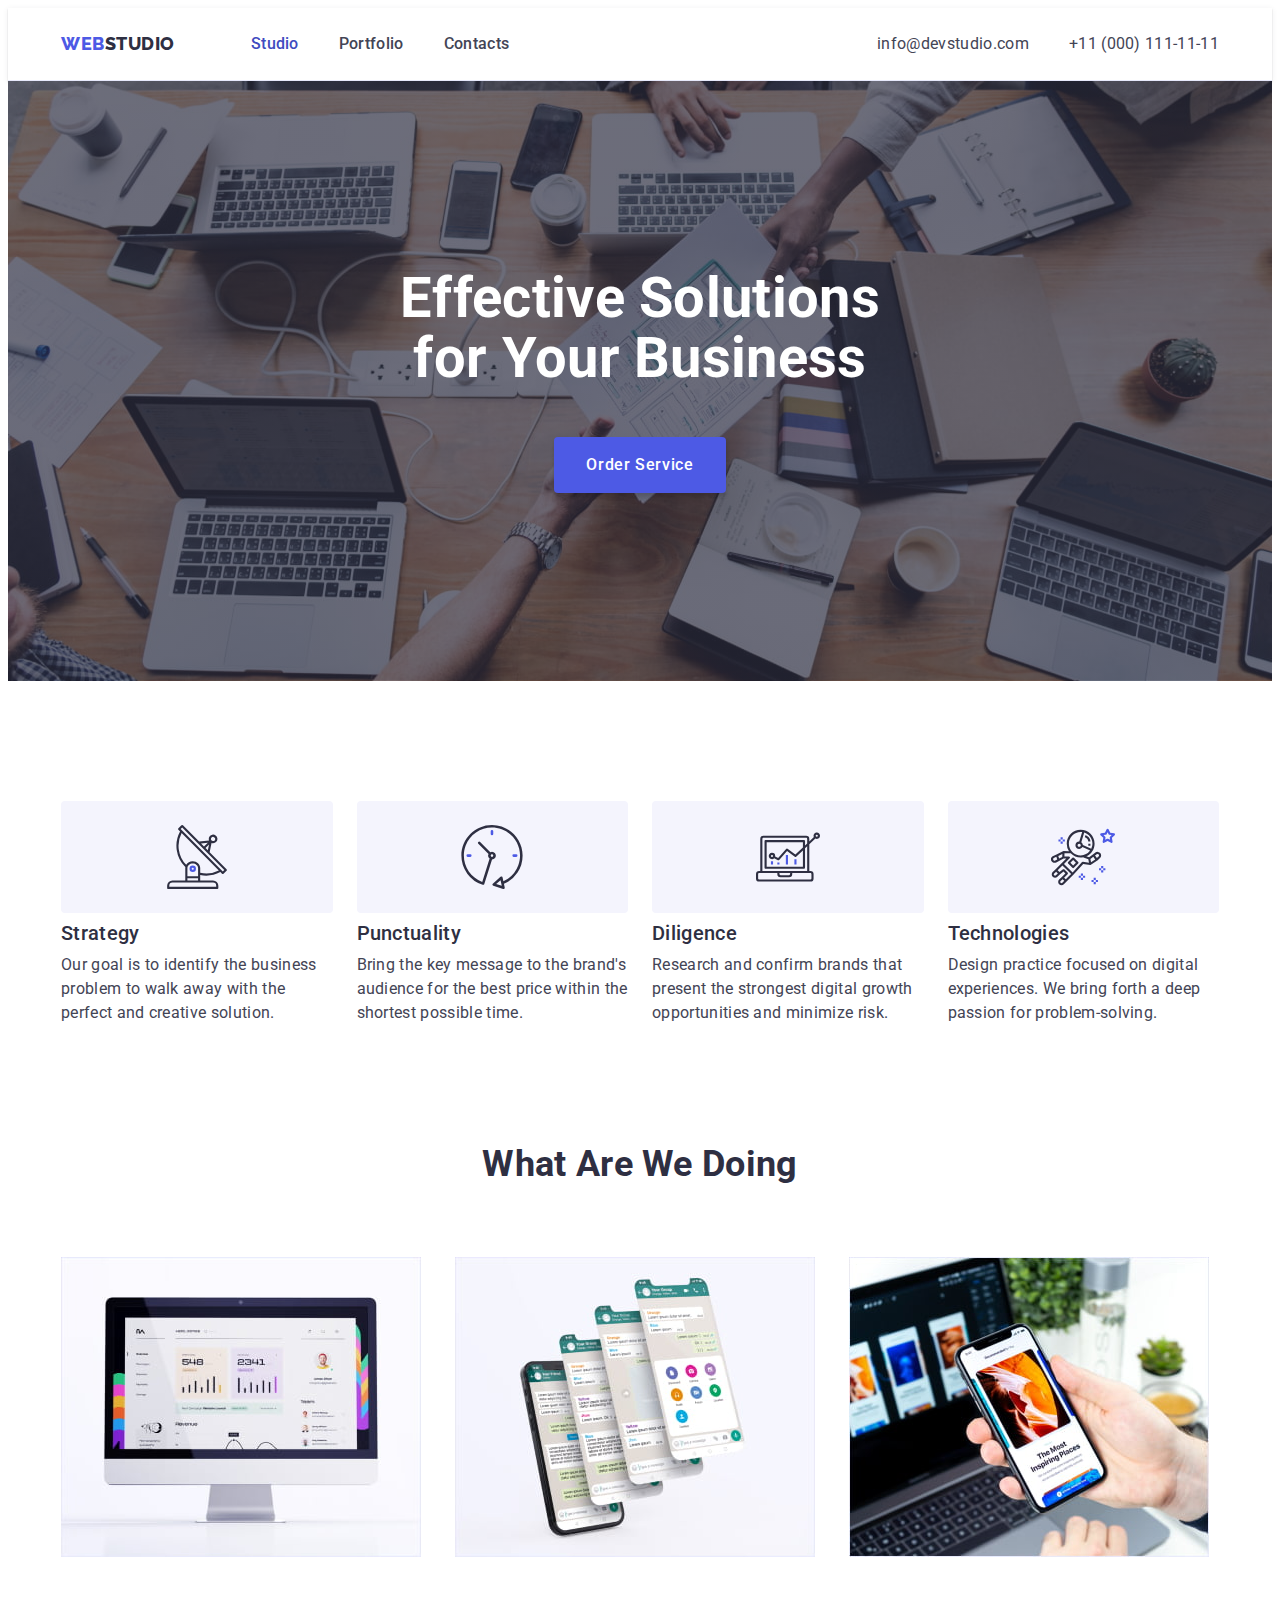
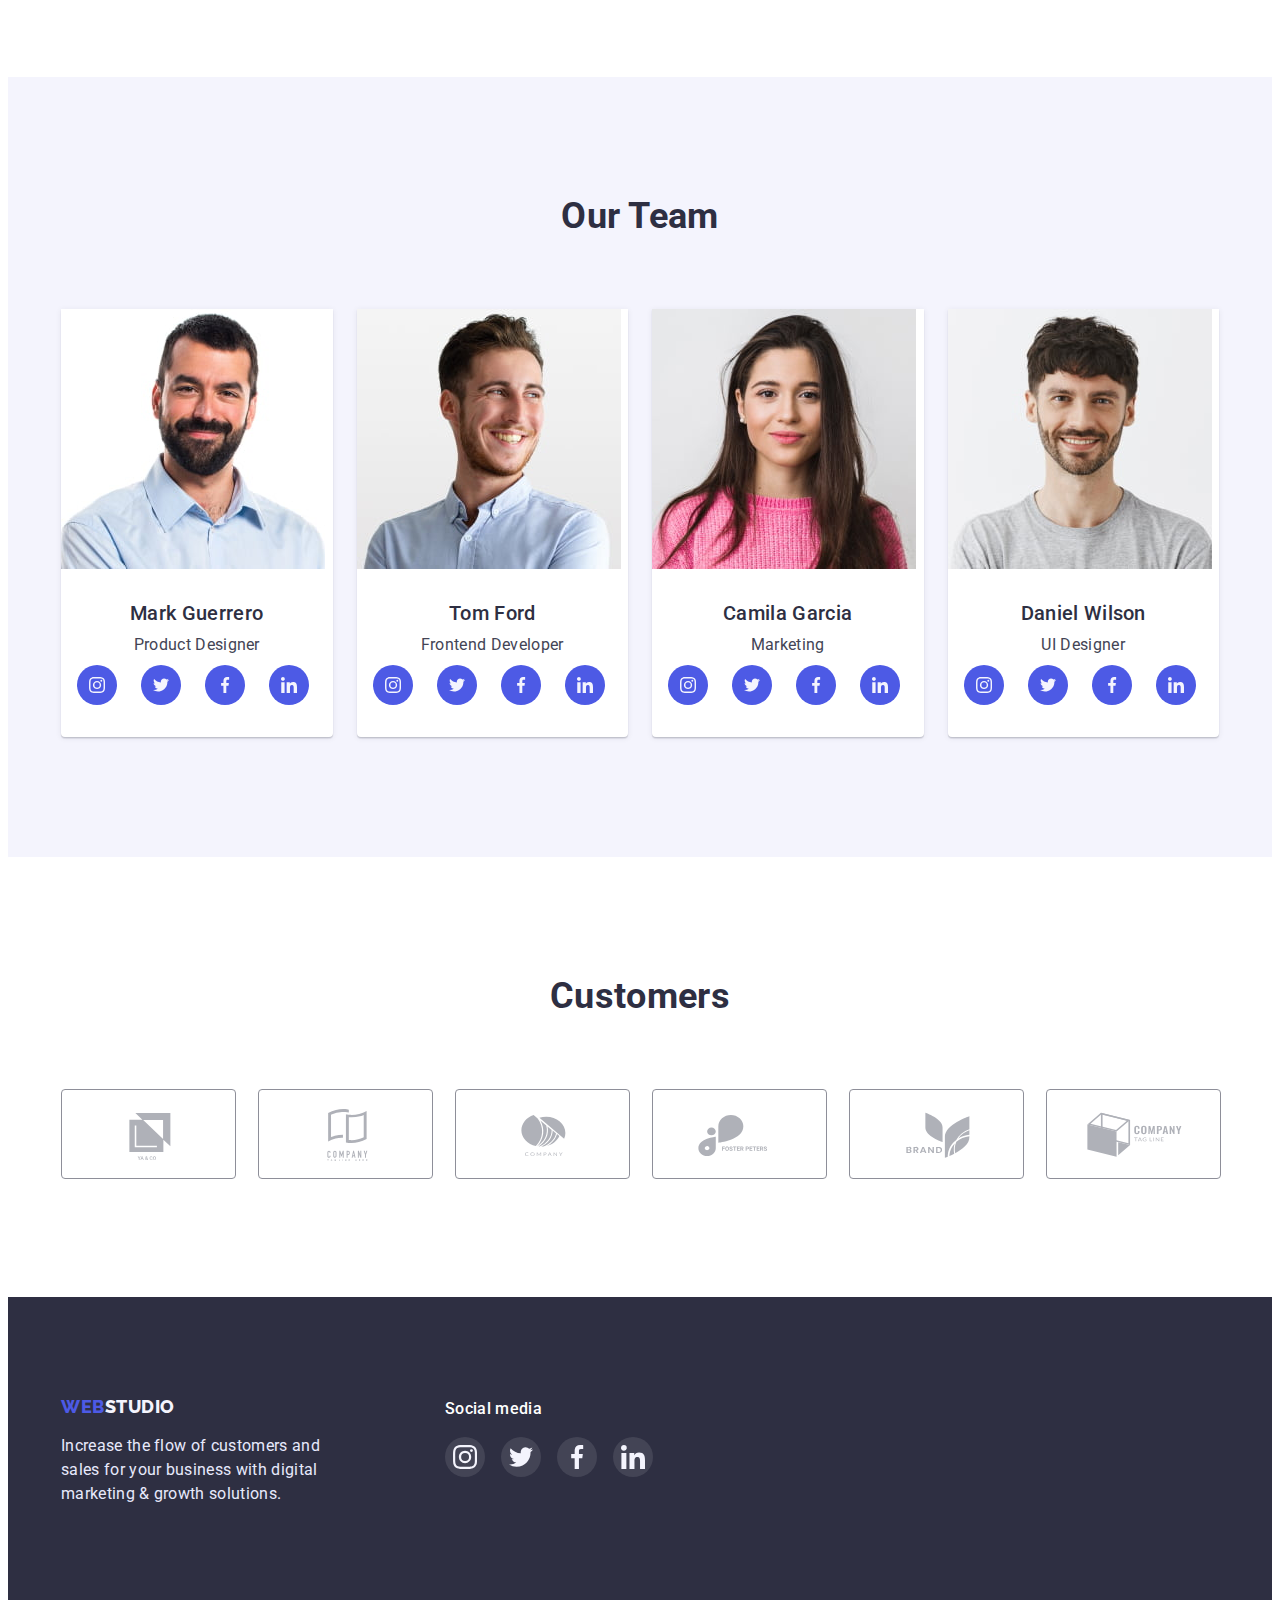
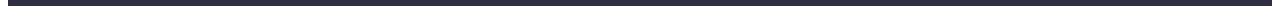
<file: index.html>
<!DOCTYPE html>
<html lang="en">
  <head>
    <meta charset="UTF-8" />
    <meta http-equiv="X-UA-Compatible" content="IE=edge" />
    <meta name="viewport" content="width=device-width, initial-scale=1.0" />

    <title>WebStudio</title>

    <link rel="preconnect" href="https://fonts.googleapis.com" />
    <link rel="preconnect" href="https://fonts.gstatic.com" crossorigin />
    <link
      href="https://fonts.googleapis.com/css2?family=Raleway:wght@800&family=Roboto:wght@400;500;700&display=swap"
      rel="stylesheet"
    />
    <link
      rel="stylesheet"
      href="https://cdnjs.cloudflare.com/ajax/libs/modern-normalize/1.1.0/modern-normalize.min.css"
      integrity="sha512-wpPYUAdjBVSE4KJnH1VR1HeZfpl1ub8YT/NKx4PuQ5NmX2tKuGu6U/JRp5y+Y8XG2tV+wKQpNHVUX03MfMFn9Q=="
      crossorigin="anonymous"
      referrerpolicy="no-referrer"
    />
    <link rel="stylesheet" href="./css/styles.css" />
  </head>

  <body>
    <header class="header">
      <div class="container">
        <div class="header-container">
          <nav class="header-navigation">
            <a href="./index.html" class="logo">
              <span class="logo-highlighted">Web</span>Studio
            </a>
            <ul class="navigation-list">
              <li>
                <a class="navigation-link current" href="./index.html"
                  >Studio</a
                >
              </li>
              <li>
                <a class="navigation-link" href="./portfolio.html">Portfolio</a>
              </li>
              <li><a class="navigation-link" href="">Contacts</a></li>
            </ul>
          </nav>

          <address class="contacts">
            <ul class="contacts-list">
              <li>
                <a class="contacts-item" href="mailto:info@devstudio.com">
                  info@devstudio.com
                </a>
              </li>
              <li>
                <a class="contacts-item" href="tel:+110001111111">
                  +11 (000) 111-11-11
                </a>
              </li>
            </ul>
          </address>
        </div>
      </div>
    </header>

    <main>
      <section class="hero">
        <div class="container">
          <h1 class="hero-title">Effective Solutions for Your Business</h1>
          <button class="button hero-button" type="button">
            Order Service
          </button>
        </div>
      </section>

      <section class="section">
        <div class="container">
          <h2 class="visually-hidden">Feature</h2>
          <ul class="feature-list">
            <li class="feature-item">
              <div class="feature-cont">
                <svg class="feature-icon">
                  <use href="./images/sprite.svg#icon-antenna"></use>
                </svg>
              </div>
              <h3 class="section-subtitle">Strategy</h3>
              <p>
                Our goal is to identify the business problem to walk away with
                the perfect and creative solution.
              </p>
            </li>
            <li class="feature-item">
              <div class="feature-cont">
                <svg class="feature-icon">
                  <use href="./images/sprite.svg#icon-clock"></use>
                </svg>
              </div>
              <h3 class="section-subtitle">Punctuality</h3>
              <p>
                Bring the key message to the brand's audience for the best price
                within the shortest possible time.
              </p>
            </li>
            <li class="feature-item">
              <div class="feature-cont">
                <svg class="feature-icon">
                  <use href="./images/sprite.svg#icon-diagram"></use>
                </svg>
              </div>
              <h3 class="section-subtitle">Diligence</h3>
              <p>
                Research and confirm brands that present the strongest digital
                growth opportunities and minimize risk.
              </p>
            </li>
            <li class="feature-item">
              <div class="feature-cont">
                <svg class="feature-icon">
                  <use href="./images/sprite.svg#icon-astronaut"></use>
                </svg>
              </div>
              <h3 class="section-subtitle">Technologies</h3>
              <p>
                Design practice focused on digital experiences. We bring forth a
                deep passion for problem-solving.
              </p>
            </li>
          </ul>
        </div>
      </section>

      <section class="section section-our-activities section-no-pd">
        <div class="container">
          <h2 class="section-title">What are we doing</h2>
          <ul class="our-activities-list">
            <li class="our-activities-item">
              <img
                src="./images/wedoing1.jpg"
                alt="Computer"
                width="360"
                height="300"
              />
            </li>
            <li class="our-activities-item">
              <img
                src="./images/wedoing2.jpg"
                alt="Phone"
                width="360"
                height="300"
              />
            </li>
            <li class="our-activities-item">
              <img
                src="./images/wedoing3.jpg"
                alt="Phone"
                width="360"
                height="300"
              />
            </li>
          </ul>
        </div>
      </section>

      <section class="section section-team">
        <div class="container">
          <h2 class="section-title">Our team</h2>
          <ul class="team-list">
            <li class="team-card">
              <img
                src="./images/team1.jpg"
                alt="Employee photo Mark Guerrero"
                width="264"
                height="260"
              />
              <div class="team-member-info">
                <h3 class="section-subtitle">Mark Guerrero</h3>
                <p class="team-member-position">Product Designer</p>
                <ul class="socials-list">
                  <li class="socials-item">
                    <a class="socials-link" href="">
                      <svg class="socials-icon">
                        <use href="./images/sprite.svg#icon-instagram"></use>
                      </svg>
                    </a>
                  </li>
                  <li class="socials-item">
                    <a class="socials-link" href="">
                      <svg class="socials-icon">
                        <use href="./images/sprite.svg#icon-twitter"></use>
                      </svg>
                    </a>
                  </li>
                  <li class="socials-item">
                    <a class="socials-link" href="">
                      <svg class="socials-icon">
                        <use href="./images/sprite.svg#icon-facebook"></use>
                      </svg>
                    </a>
                  </li>
                  <li class="socials-item">
                    <a class="socials-link" href="">
                      <svg class="socials-icon">
                        <use href="./images/sprite.svg#icon-linkedin"></use>
                      </svg>
                    </a>
                  </li>
                </ul>
              </div>
            </li>
            <li class="team-card">
              <img
                src="./images/team2.jpg"
                alt="Employee photo Tom Ford"
                width="264"
                height="260"
              />
              <div class="team-member-info">
                <h3 class="section-subtitle">Tom Ford</h3>
                <p class="team-member-position">Frontend Developer</p>
                <ul class="socials-list">
                  <li class="socials-item">
                    <a class="socials-link" href="">
                      <svg class="socials-icon">
                        <use href="./images/sprite.svg#icon-instagram"></use>
                      </svg>
                    </a>
                  </li>
                  <li class="socials-item">
                    <a class="socials-link" href="">
                      <svg class="socials-icon">
                        <use href="./images/sprite.svg#icon-twitter"></use>
                      </svg>
                    </a>
                  </li>
                  <li class="socials-item">
                    <a class="socials-link" href="">
                      <svg class="socials-icon">
                        <use href="./images/sprite.svg#icon-facebook"></use>
                      </svg>
                    </a>
                  </li>
                  <li class="socials-item">
                    <a class="socials-link" href="">
                      <svg class="socials-icon">
                        <use href="./images/sprite.svg#icon-linkedin"></use>
                      </svg>
                    </a>
                  </li>
                </ul>
              </div>
            </li>
            <li class="team-card">
              <img
                src="./images/team3.jpg"
                alt="Employee photo Camila Garcia"
                width="264"
                height="260"
              />
              <div class="team-member-info">
                <h3 class="section-subtitle">Camila Garcia</h3>
                <p class="team-member-position">Marketing</p>
                <ul class="socials-list">
                  <li class="socials-item">
                    <a class="socials-link" href="">
                      <svg class="socials-icon">
                        <use href="./images/sprite.svg#icon-instagram"></use>
                      </svg>
                    </a>
                  </li>
                  <li class="socials-item">
                    <a class="socials-link" href="">
                      <svg class="socials-icon">
                        <use href="./images/sprite.svg#icon-twitter"></use>
                      </svg>
                    </a>
                  </li>
                  <li class="socials-item">
                    <a class="socials-link" href="">
                      <svg class="socials-icon">
                        <use href="./images/sprite.svg#icon-facebook"></use>
                      </svg>
                    </a>
                  </li>
                  <li class="socials-item">
                    <a class="socials-link" href="">
                      <svg class="socials-icon">
                        <use href="./images/sprite.svg#icon-linkedin"></use>
                      </svg>
                    </a>
                  </li>
                </ul>
              </div>
            </li>
            <li class="team-card">
              <img
                src="./images/team4.jpg"
                alt="Employee photo Daniel Wilson"
                width="264"
                height="260"
              />
              <div class="team-member-info">
                <h3 class="section-subtitle">Daniel Wilson</h3>
                <p class="team-member-position">UI Designer</p>
                <ul class="socials-list">
                  <li class="socials-item">
                    <a class="socials-link" href="">
                      <svg class="socials-icon">
                        <use href="./images/sprite.svg#icon-instagram"></use>
                      </svg>
                    </a>
                  </li>
                  <li class="socials-item">
                    <a class="socials-link" href="">
                      <svg class="socials-icon">
                        <use href="./images/sprite.svg#icon-twitter"></use>
                      </svg>
                    </a>
                  </li>
                  <li class="socials-item">
                    <a class="socials-link" href="">
                      <svg class="socials-icon">
                        <use href="./images/sprite.svg#icon-facebook"></use>
                      </svg>
                    </a>
                  </li>
                  <li class="socials-item">
                    <a class="socials-link" href="">
                      <svg class="socials-icon">
                        <use href="./images/sprite.svg#icon-linkedin"></use>
                      </svg>
                    </a>
                  </li>
                </ul>
              </div>
            </li>
          </ul>
        </div>
      </section>

      <section class="section section-customers">
        <div class="container">
          <h2 class="section-title">Customers</h2>
          <ul class="customers-list">
            <li class="customers-item">
              <a class="customers-link" href="">
                <svg class="customers-icon">
                  <use href="images/sprite.svg#icon-first-company"></use>
                </svg>
              </a>
            </li>
            <li class="customers-item">
              <a class="customers-link" href="">
                <svg class="customers-icon">
                  <use href="images/sprite.svg#icon-second-company"></use>
                </svg>
              </a>
            </li>
            <li class="customers-item">
              <a class="customers-link" href="">
                <svg class="customers-icon">
                  <use href="images/sprite.svg#icon-third-company"></use>
                </svg>
              </a>
            </li>
            <li class="customers-item">
              <a class="customers-link" href="">
                <svg class="customers-icon">
                  <use href="images/sprite.svg#icon-fourth-company"></use>
                </svg>
              </a>
            </li>
            <li class="customers-item">
              <a class="customers-link" href="">
                <svg class="customers-icon">
                  <use href="images/sprite.svg#icon-fifth-company"></use>
                </svg>
              </a>
            </li>
            <li class="customers-item">
              <a class="customers-link" href="">
                <svg class="customers-icon">
                  <use href="images/sprite.svg#icon-sixth-company"></use>
                </svg>
              </a>
            </li>
          </ul>
        </div>
      </section>
    </main>

    <footer class="footer">
      <div class="container">
        <div class="footer-container">
          <div class="footer-webstudio">
            <a href="./index.html" class="logo">
              <span class="logo-highlighted">Web</span>Studio
            </a>
            <p class="footer-text">
              Increase the flow of customers and sales for your business with
              digital marketing & growth solutions.
            </p>
          </div>
          <div class="footer-social">
            <p class="title-social">Social media</p>
            <ul class="socials-list">
              <li class="socials-item">
                <a class="socials-link" href="">
                  <svg class="socials-icon">
                    <use href="./images/sprite.svg#icon-instagram"></use>
                  </svg>
                </a>
              </li>
              <li class="socials-item">
                <a class="socials-link" href="">
                  <svg class="socials-icon">
                    <use href="./images/sprite.svg#icon-twitter"></use>
                  </svg>
                </a>
              </li>
              <li class="socials-item">
                <a class="socials-link" href="">
                  <svg class="socials-icon">
                    <use href="./images/sprite.svg#icon-facebook"></use>
                  </svg>
                </a>
              </li>
              <li class="socials-item">
                <a class="socials-link" href="">
                  <svg class="socials-icon">
                    <use href="./images/sprite.svg#icon-linkedin"></use>
                  </svg>
                </a>
              </li>
            </ul>
          </div>
        </div>
      </div>
    </footer>
  </body>
</html>
</file>
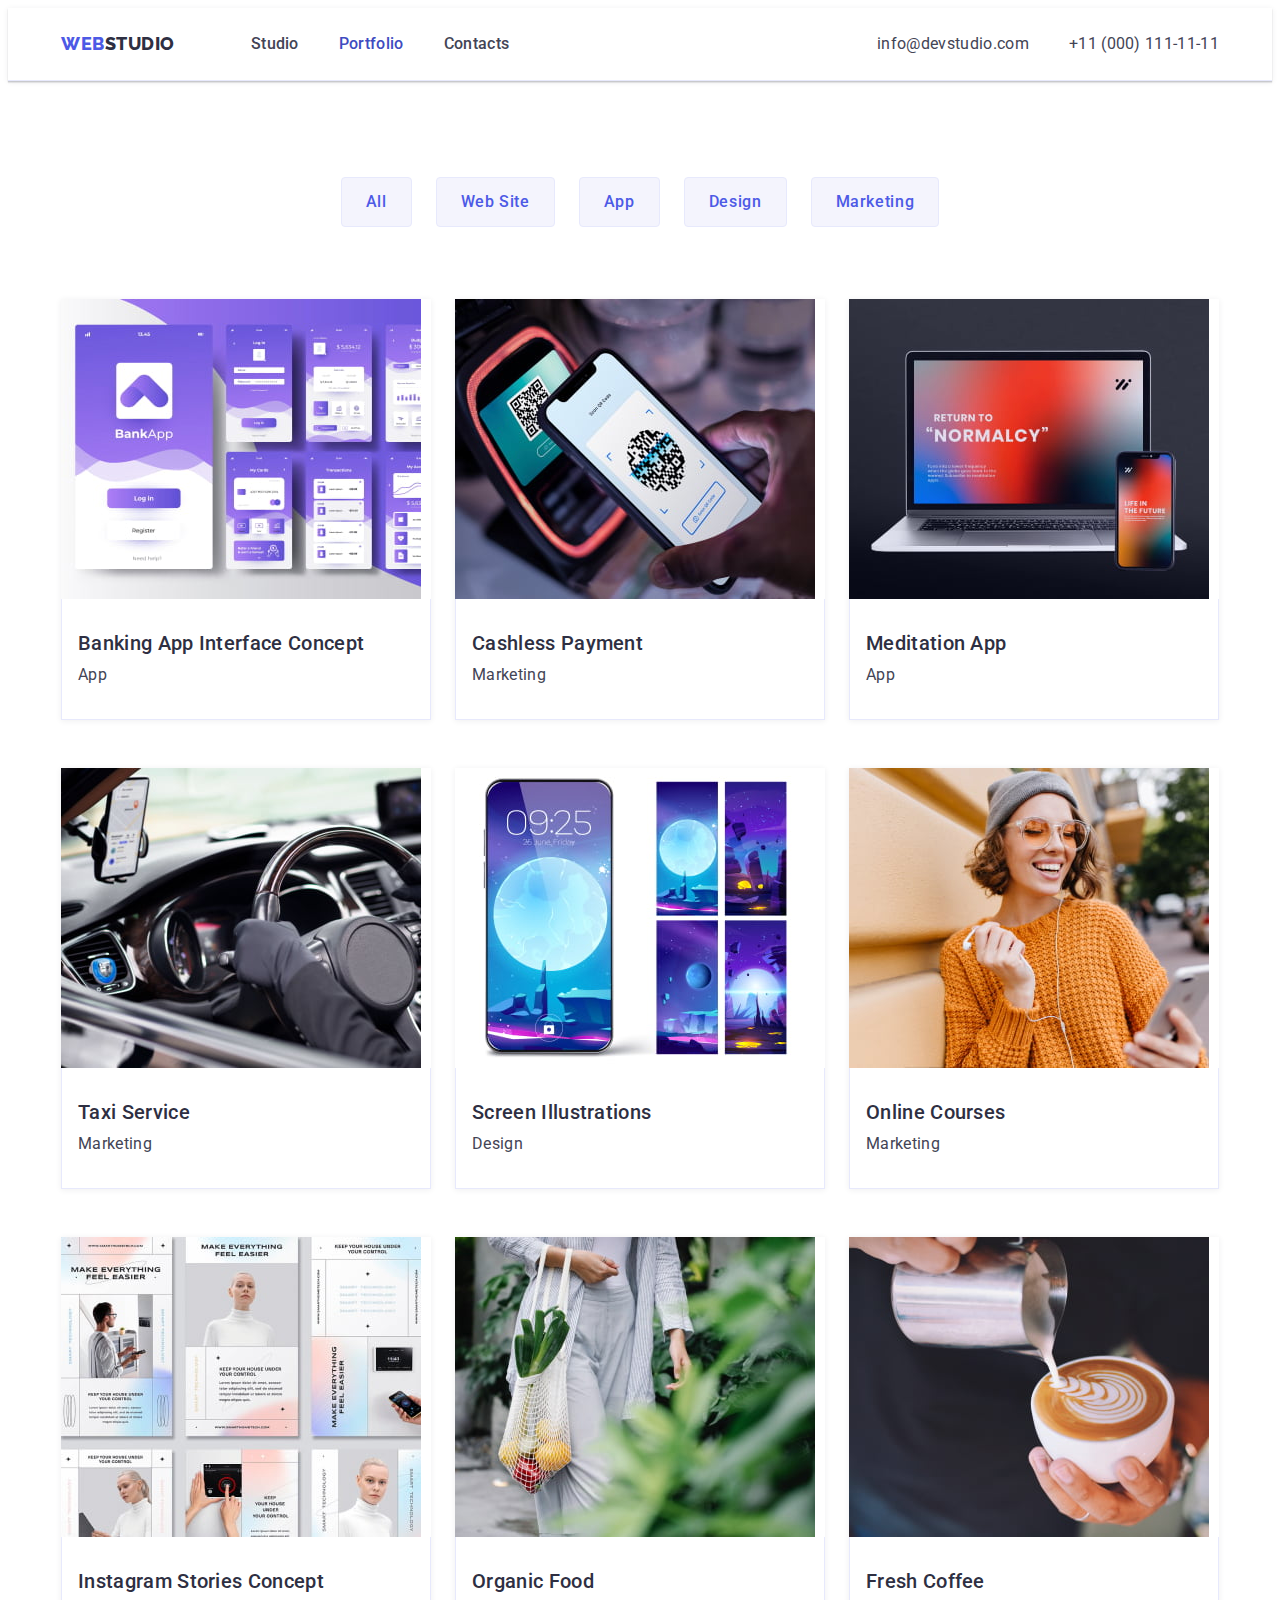
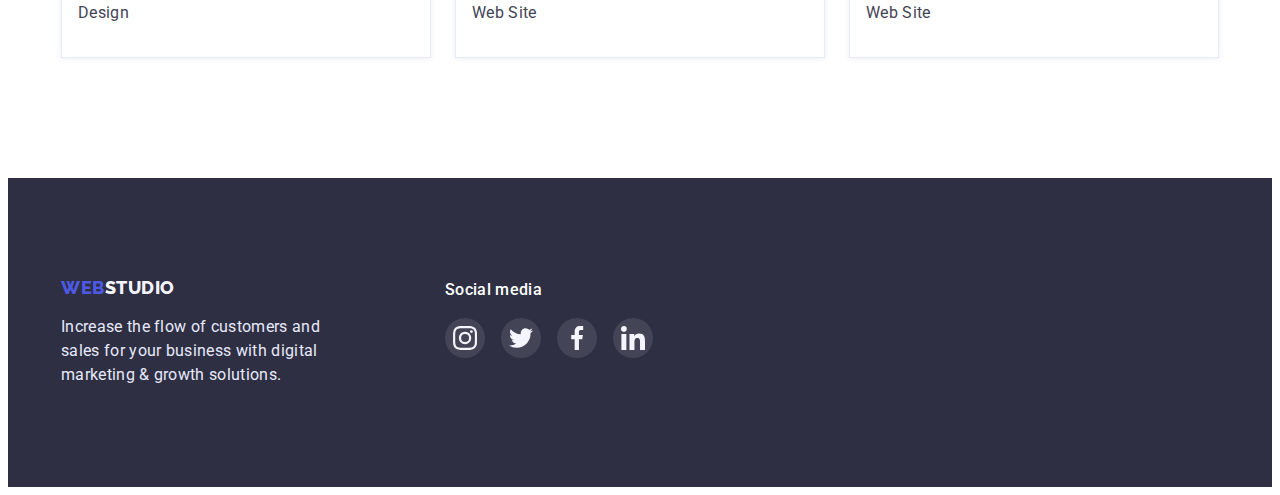
<file: portfolio.html>
<!DOCTYPE html>
<html lang="en">
  <head>
    <meta charset="UTF-8" />
    <meta http-equiv="X-UA-Compatible" content="IE=edge" />
    <meta name="viewport" content="width=device-width, initial-scale=1.0" />
    <title>WebStudio</title>
    <link rel="preconnect" href="https://fonts.googleapis.com" />
    <link rel="preconnect" href="https://fonts.gstatic.com" crossorigin />
    <link
      href="https://fonts.googleapis.com/css2?family=Raleway:wght@800&family=Roboto:wght@400;500;700&display=swap"
      rel="stylesheet"
    />
    <link
      rel="stylesheet"
      href="https://cdnjs.cloudflare.com/ajax/libs/modern-normalize/1.1.0/modern-normalize.min.css"
      integrity="sha512-wpPYUAdjBVSE4KJnH1VR1HeZfpl1ub8YT/NKx4PuQ5NmX2tKuGu6U/JRp5y+Y8XG2tV+wKQpNHVUX03MfMFn9Q=="
      crossorigin="anonymous"
      referrerpolicy="no-referrer"
    />
    <link rel="stylesheet" href="./css/styles.css" />
  </head>
  <body>
    <header class="header">
      <div class="container">
        <div class="header-container">
          <nav class="header-navigation">
            <a href="./index.html" class="logo">
              <span class="logo-highlighted">Web</span>Studio
            </a>
            <ul class="navigation-list">
              <li class="navigation-item">
                <a class="navigation-link" href="./index.html">Studio</a>
              </li>
              <li class="navigation-item">
                <a class="navigation-link current" href="./portfolio.html">
                  Portfolio
                </a>
              </li>
              <li class="navigation-item">
                <a class="navigation-link" href="">Contacts</a>
              </li>
            </ul>
          </nav>

          <address class="contacts">
            <ul class="contacts-list">
              <li>
                <a class="contacts-item" href="mailto:info@devstudio.com">
                  info@devstudio.com
                </a>
              </li>
              <li>
                <a class="contacts-item" href="tel:+110001111111">
                  +11 (000) 111-11-11
                </a>
              </li>
            </ul>
          </address>
        </div>
      </div>
    </header>

    <main>
      <section class="section section-projects">
        <div class="container">
          <h1 class="visually-hidden">Projects</h1>
          <ul class="filter-list">
            <li class="filter-item">
              <button class="button filter-button" type="button">All</button>
            </li>
            <li class="filter-item">
              <button class="button filter-button" type="button">
                Web Site
              </button>
            </li>
            <li class="filter-item">
              <button class="button filter-button" type="button">App</button>
            </li>
            <li class="filter-item">
              <button class="button filter-button" type="button">Design</button>
            </li>
            <li class="filter-item">
              <button class="button filter-button" type="button">
                Marketing
              </button>
            </li>
          </ul>
          <ul class="project-list">
            <li class="project-card">
              <a class="project-link" href="">
                <img
                  src="./images/project1.jpg"
                  alt="Interface Concept"
                  width="360"
                  height="300"
                />
                <div class="project-content">
                  <h2 class="section-subtitle">
                    Banking App Interface Concept
                  </h2>
                  <p>App</p>
                </div>
              </a>
            </li>
            <li class="project-card">
              <a class="project-link" href="">
                <img
                  src="./images/project2.jpg"
                  alt="Cashless Payment"
                  width="360"
                  height="300"
                />
                <div class="project-content">
                  <h2 class="section-subtitle">Cashless Payment</h2>
                  <p>Marketing</p>
                </div>
              </a>
            </li>
            <li class="project-card">
              <a class="project-link" href="">
                <img
                  src="./images/project3.jpg"
                  alt="Meditation App"
                  width="360"
                  height="300"
                />
                <div class="project-content">
                  <h2 class="section-subtitle">Meditation App</h2>
                  <p>App</p>
                </div>
              </a>
            </li>
            <li class="project-card">
              <a class="project-link" href="">
                <img
                  src="./images/project4.jpg"
                  alt="Taxi Service"
                  width="360"
                  height="300"
                />
                <div class="project-content">
                  <h2 class="section-subtitle">Taxi Service</h2>
                  <p>Marketing</p>
                </div>
              </a>
            </li>
            <li class="project-card">
              <a class="project-link" href="">
                <img
                  src="./images/project5.jpg"
                  alt="Screen Illustrations"
                  width="360"
                  height="300"
                />
                <div class="project-content">
                  <h2 class="section-subtitle">Screen Illustrations</h2>
                  <p>Design</p>
                </div>
              </a>
            </li>
            <li class="project-card">
              <a class="project-link" href="">
                <img
                  src="./images/project6.jpg"
                  alt="Online Courses"
                  width="360"
                  height="300"
                />
                <div class="project-content">
                  <h2 class="section-subtitle">Online Courses</h2>
                  <p>Marketing</p>
                </div>
              </a>
            </li>
            <li class="project-card">
              <a class="project-link" href="">
                <img
                  src="./images/project7.jpg"
                  alt="Instagram Stories Concept"
                  width="360"
                  height="300"
                />
                <div class="project-content">
                  <h2 class="section-subtitle">Instagram Stories Concept</h2>
                  <p>Design</p>
                </div>
              </a>
            </li>
            <li class="project-card">
              <a class="project-link" href="">
                <img
                  src="./images/project8.jpg"
                  alt="Organic Food"
                  width="360"
                  height="300"
                />
                <div class="project-content">
                  <h2 class="section-subtitle">Organic Food</h2>
                  <p>Web Site</p>
                </div>
              </a>
            </li>
            <li class="project-card">
              <a class="project-link" href="">
                <img
                  src="./images/project9.jpg"
                  alt="Fresh Coffee"
                  width="360"
                  height="300"
                />
                <div class="project-content">
                  <h2 class="section-subtitle">Fresh Coffee</h2>
                  <p>Web Site</p>
                </div>
              </a>
            </li>
          </ul>
        </div>
      </section>
    </main>

    <footer class="footer">
      <div class="container">
        <div class="footer-container">
          <div class="footer-webstudio">
            <a href="./index.html" class="logo">
              <span class="logo-highlighted">Web</span>Studio
            </a>
            <p class="footer-text">
              Increase the flow of customers and sales for your business with
              digital marketing & growth solutions.
            </p>
          </div>
          <div class="footer-social">
            <p class="title-social">Social media</p>
            <ul class="socials-list">
              <li class="socials-item">
                <a class="socials-link" href="">
                  <svg class="socials-icon">
                    <use href="./images/sprite.svg#icon-instagram"></use>
                  </svg>
                </a>
              </li>
              <li class="socials-item">
                <a class="socials-link" href="">
                  <svg class="socials-icon">
                    <use href="./images/sprite.svg#icon-twitter"></use>
                  </svg>
                </a>
              </li>
              <li class="socials-item">
                <a class="socials-link" href="">
                  <svg class="socials-icon">
                    <use href="./images/sprite.svg#icon-facebook"></use>
                  </svg>
                </a>
              </li>
              <li class="socials-item">
                <a class="socials-link" href="">
                  <svg class="socials-icon">
                    <use href="./images/sprite.svg#icon-linkedin"></use>
                  </svg>
                </a>
              </li>
            </ul>
          </div>
        </div>
      </div>
    </footer>
  </body>
</html>
</file>
<file: css/styles.css>
:root {
  --color-primary-brand: #4d5ae5;
  --color-pressed-state: #404bbf;
  --color-dark: #2e2f42;
  --color-text: #434455;
  --color-subtle-text: #8e8f99;
  --color-accent: #e7e9fc;
  --color-light: #f4f4fd;
  --color-main: #ffffff;
  --color-success: #31d0aa;
}

html {
  box-sizing: border-box;
}

body {
  font-family: 'Roboto', sans-serif;
  font-size: 16px;
  line-height: 1.5;
  letter-spacing: 0.02em;
  color: var(--color-text);
  background-color: var(--color-main);
}

h1,
h2,
h3,
h4,
h5,
h6,
p {
  margin: 0;
}

ul {
  list-style: none;
  padding: 0;
  margin: 0;
}

a {
  text-decoration: none;
  color: inherit;
}

img {
  display: block;
  max-width: 100%;
  height: auto;
}

address {
  font-style: normal;
}

button {
  cursor: pointer;
  font-family: inherit;
}

.visually-hidden {
  position: absolute;
  width: 1px;
  height: 1px;
  margin: -1px;
  border: 0;
  padding: 0;

  white-space: nowrap;
  clip-path: inset(100%);
  clip: rect(0 0 0 0);
  overflow: hidden;
}

.container {
  max-width: 1158px;
  margin: 0 auto;
  padding: 0 15px;
}

.header {
  border-bottom: 1px solid var(--color-accent);
  box-shadow: 0px 1px 6px 0px rgba(46, 47, 66, 0.08),
    0px 1px 1px 0px rgba(46, 47, 66, 0.16),
    0px 2px 1px 0px rgba(46, 47, 66, 0.08);
}

.header-container {
  display: flex;
  align-items: center;
}

.header-navigation {
  display: flex;
  align-items: center;
}

.logo {
  margin-right: 76px;
  font-family: 'Raleway', sans-serif;
  font-size: 18px;
  font-weight: 800;
  line-height: 1.33;
  letter-spacing: 0.03em;
  color: var(--color-dark);
  text-decoration: none;
  text-transform: uppercase;
}

.logo-highlighted {
  color: var(--color-primary-brand);
}

.navigation-list {
  display: flex;
  gap: 40px;
}

.navigation-link {
  display: block;
  padding: 24px 0;
  font-weight: 500;
}

.navigation-link.current,
.navigation-link:hover,
.navigation-link:focus {
  color: var(--color-pressed-state);
}

.contacts {
  margin-left: auto;
}

.contacts-list {
  display: flex;
  gap: 40px;
}

.contacts-item {
  display: block;
  padding: 24px 0;
  text-decoration: none;
}

.contacts-item:hover,
.contacts-item:focus {
  color: var(--color-pressed-state);
}

.button {
  font-size: 16px;
  font-weight: 500;
  line-height: 1.5;
  letter-spacing: 0.04em;
  border: none;
}

.hero {
  padding-top: 188px;
  padding-bottom: 188px;
  text-align: center;
  background-color: var(--color-dark);
  background-image: linear-gradient(
      rgba(46, 47, 66, 0.7),
      rgba(46, 47, 66, 0.7)
    ),
    url(../images/hero.jpg);
  background-repeat: no-repeat;
  background-position: center;
  background-size: cover;
  max-width: 1440px;
  margin: 0 auto;
}

.hero-title {
  width: 500px;
  margin-left: auto;
  margin-right: auto;
  margin-bottom: 48px;
  font-size: 56px;
  line-height: 1.07;
  color: var(--color-main);
}

.hero-button {
  display: inline-block;
  color: var(--color-main);
  background-color: var(--color-primary-brand);
  padding: 16px 32px;
  border-radius: 4px;
  box-shadow: 0px 4px 4px 0px rgba(0, 0, 0, 0.15);
}

.hero-button:hover,
.hero-button:focus {
  background-color: var(--color-pressed-state);
}

.section {
  padding: 120px 0;
}

.section-no-pd {
  padding-top: 0;
}

.section-subtitle {
  margin-bottom: 8px;
  font-size: 20px;
  font-weight: 500;
  line-height: 1.2;
  color: var(--color-dark);
}

.section-title {
  margin-bottom: 72px;
  font-size: 36px;
  line-height: 1.11;
  text-transform: capitalize;
  color: var(--color-dark);
}

.feature-list {
  display: flex;
  flex-wrap: wrap;
  gap: 24px;
}

.feature-item {
  flex-basis: calc((100% - 72px) / 4);
}

.feature-cont {
  display: flex;
  height: 112px;
  align-items: center;
  justify-content: center;
  background-color: var(--color-light);
  border-radius: 4px;
  margin-bottom: 8px;
}

.feature-icon {
  width: 64px;
  height: 64px;
}

.section-our-activities {
  text-align: center;
}

.our-activities-list {
  display: flex;
  flex-wrap: wrap;
  gap: 24px;
}

.our-activities-item {
  flex-basis: calc((100% - 48px) / 3);
}

.section-team {
  text-align: center;
  background-color: var(--color-light);
}

.team-list {
  display: flex;
  flex-wrap: wrap;
  gap: 24px;
}

.team-card {
  flex-basis: calc((100% - 72px) / 4);
  background-color: var(--color-main);
  box-shadow: 0px 2px 1px 0px rgba(46, 47, 66, 0.08),
    0px 1px 1px 0px rgba(46, 47, 66, 0.16),
    0px 1px 6px 0px rgba(46, 47, 66, 0.08);
  border-bottom-left-radius: 4px;
  border-bottom-right-radius: 4px;
  overflow: hidden;
}

.team-member-info {
  padding: 32px 16px;
}

.team-member-position {
  margin-bottom: 8px;
}

.socials-list {
  display: flex;
  gap: 24px;
}

.socials-item {
  width: 40px;
  height: 40px;
}

.socials-link {
  display: flex;
  justify-content: center;
  align-items: center;
  width: 100%;
  height: 100%;
  fill: var(--color-light);
  background-color: var(--color-primary-brand);
  border-radius: 50%;
}

.socials-link:hover,
.socials-link:focus {
  background-color: var(--color-pressed-state);
}

.socials-icon {
  width: 16px;
  height: 16px;
}

.section-customers .section-title {
  text-align: center;
}

.customers-list {
  display: flex;
  gap: 24px;
  flex-wrap: wrap;
  justify-content: center;
}

.customers-item {
  flex-basis: calc((100% - 120px) / 6);
  height: 88px;
}

.customers-link {
  display: flex;
  justify-content: center;
  align-items: center;
  width: 100%;
  height: 100%;
  fill: #afb1b8;
  border: 1px solid var(--color-subtle-text);
  border-radius: 4px;
}

.customers-link:hover,
.customers-link:focus {
  border-color: var(--color-pressed-state);
  fill: var(--color-pressed-state);
}

.customers-icon {
  width: 104px;
  height: 56px;
}

.section-projects {
  padding-top: 96px;
}

.filter-list {
  display: flex;
  flex-wrap: wrap;
  gap: 24px;
  margin-bottom: 72px;
  justify-content: center;
}

.filter-button {
  padding: 12px 24px;
  color: var(--color-primary-brand);
  background-color: var(--color-light);
  border: 1px solid var(--color-accent);
  border-radius: 4px;
}

.filter-button:hover,
.filter-button:focus {
  color: var(--color-main);
  background-color: var(--color-pressed-state);
  border: 1px solid transparent;
  box-shadow: 0px 2px 2px 0px rgba(0, 0, 0, 0.12),
    0px 2px 1px 0px rgba(0, 0, 0, 0.08), 0px 3px 1px 0px rgba(0, 0, 0, 0.1);
}

.project-list {
  display: flex;
  flex-wrap: wrap;
  column-gap: 24px;
  row-gap: 48px;
}

.project-card {
  flex-basis: calc((100% - 48px) / 3);
}

.project-card .section-subtitle {
  margin-bottom: 8px;
}

.project-link {
  display: block;
  box-shadow: 0px 1px 6px 0px rgba(46, 47, 66, 0.08);
}

.project-link:hover,
.project-link:focus {
  box-shadow: 0px 1px 6px rgba(46, 47, 66, 0.08),
    0px 1px 1px rgba(46, 47, 66, 0.16), 0px 2px 1px rgba(46, 47, 66, 0.08);
}

.project-content {
  padding: 32px 16px;
  border: 1px solid var(--color-accent);
  border-top: none;
}

.project-card:hover .project-content {
  border-width: 0.5px;
}

.footer {
  padding: 100px 0;
  background-color: var(--color-dark);
}

.footer-container {
  display: flex;
}

.footer-webstudio {
  max-width: 264px;
  margin-right: 120px;
}

.footer .logo {
  display: block;
  margin-right: 0;
  margin-bottom: 16px;
  line-height: 1.16;
  color: var(--color-light);
}

.footer-text {
  color: var(--color-accent);
}

.title-social {
  font-weight: 500;
  color: var(--color-main);
  margin-bottom: 16px;
}

.footer-social .socials-list {
  gap: 16px;
}

.footer-social .socials-link {
  background-color: rgba(255, 255, 255, 0.1);
}

.footer-social .socials-link:hover,
.footer-social .socials-link:focus {
  background-color: var(--color-success);
}

.footer-social .socials-icon {
  width: 24px;
  height: 24px;
}
</file>
